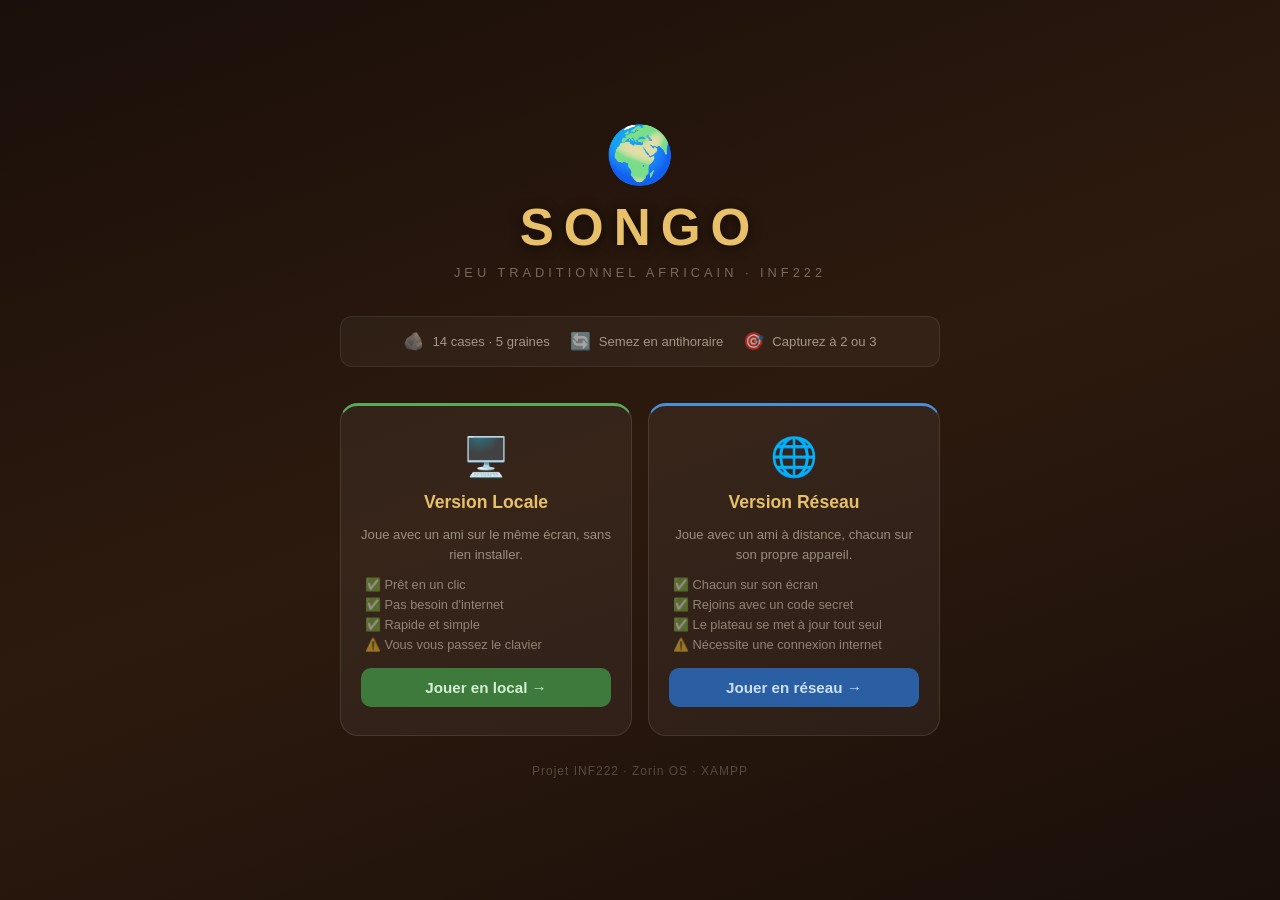
<file: index.html>
<!DOCTYPE html>
<html lang="fr">
<head>
  <meta charset="UTF-8">
  <meta name="viewport" content="width=device-width, initial-scale=1.0">
  <title>SONGO — Choisir un mode</title>
  <style>
    *, *::before, *::after { margin: 0; padding: 0; box-sizing: border-box; }

    body {
      font-family: 'Segoe UI', Arial, sans-serif;
      background: linear-gradient(160deg, #1a0f0a 0%, #2d1a0e 50%, #1a0f0a 100%);
      min-height: 100vh;
      display: flex;
      align-items: center;
      justify-content: center;
      color: #f0e6d3;
    }

    .page {
      width: 95%;
      max-width: 640px;
      padding: 40px 20px;
    }

    /* === HERO === */
    .hero {
      text-align: center;
      margin-bottom: 36px;
    }
    .hero-icon { font-size: 3.5em; margin-bottom: 10px; }
    .hero h1 {
      font-size: 3.2em;
      letter-spacing: 10px;
      color: #E8C06A;
      text-shadow: 0 2px 12px rgba(0,0,0,0.6);
    }
    .hero .tagline {
      font-size: 0.8em;
      letter-spacing: 4px;
      text-transform: uppercase;
      color: rgba(240,230,211,0.4);
      margin-top: 8px;
    }

    /* === RÈGLES RAPIDES === */
    .rules {
      display: flex;
      justify-content: center;
      gap: 20px;
      flex-wrap: wrap;
      margin-bottom: 36px;
      padding: 14px 20px;
      background: rgba(255,255,255,0.04);
      border: 1px solid rgba(255,255,255,0.08);
      border-radius: 12px;
    }
    .rule {
      display: flex;
      align-items: center;
      gap: 8px;
      font-size: 0.82em;
      color: rgba(240,230,211,0.6);
    }
    .rule-icon { font-size: 1.3em; }

    /* === CARTES DE MODE === */
    .cards {
      display: grid;
      grid-template-columns: 1fr 1fr;
      gap: 16px;
      margin-bottom: 28px;
    }
    @media (max-width: 480px) { .cards { grid-template-columns: 1fr; } }

    .card {
      background: rgba(255,255,255,0.05);
      border: 1px solid rgba(255,255,255,0.1);
      border-radius: 18px;
      padding: 28px 20px;
      display: flex;
      flex-direction: column;
      align-items: center;
      gap: 12px;
      text-align: center;
      text-decoration: none;
      color: inherit;
      transition: transform 0.2s, background 0.2s, border-color 0.2s;
      cursor: pointer;
    }
    .card:hover {
      transform: translateY(-5px);
      background: rgba(255,255,255,0.09);
    }
    .card-local  { border-top: 3px solid #5BA85A; }
    .card-network{ border-top: 3px solid #4A90D9; }
    .card-local:hover  { border-color: #5BA85A; box-shadow: 0 8px 28px rgba(91,168,90,0.2); }
    .card-network:hover{ border-color: #4A90D9; box-shadow: 0 8px 28px rgba(74,144,217,0.2); }

    .card-icon { font-size: 2.4em; }
    .card h3 {
      font-size: 1.1em;
      font-weight: 700;
      color: #E8C06A;
    }
    .card p {
      font-size: 0.82em;
      color: rgba(240,230,211,0.55);
      line-height: 1.55;
    }

    .card-features {
      list-style: none;
      width: 100%;
      display: flex;
      flex-direction: column;
      gap: 5px;
      font-size: 0.8em;
      color: rgba(240,230,211,0.5);
      text-align: left;
    }
    .card-features li::before { content: ''; margin-right: 4px; }

    .btn-card {
      margin-top: 4px;
      width: 100%;
      padding: 11px;
      border: none;
      border-radius: 10px;
      font-size: 0.95em;
      font-weight: 700;
      cursor: pointer;
      font-family: inherit;
      transition: filter 0.2s, transform 0.2s;
      text-decoration: none;
      display: block;
      text-align: center;
    }
    .btn-card:hover { filter: brightness(1.15); transform: translateY(-1px); }
    .btn-local   { background: #3D7A3C; color: #d4f0d3; }
    .btn-network { background: #2B5FA3; color: #cce0f5; }

    /* === FOOTER === */
    footer {
      text-align: center;
      font-size: 0.75em;
      color: rgba(240,230,211,0.25);
      letter-spacing: 1px;
    }
  </style>
</head>
<body>

  <div class="page">

    <div class="hero">
      <div class="hero-icon">🌍</div>
      <h1>SONGO</h1>
      <p class="tagline">Jeu traditionnel africain · INF222</p>
    </div>

    <div class="rules">
      <div class="rule"><span class="rule-icon">🪨</span> 14 cases · 5 graines</div>
      <div class="rule"><span class="rule-icon">🔄</span> Semez en antihoraire</div>
      <div class="rule"><span class="rule-icon">🎯</span> Capturez à 2 ou 3</div>
    </div>

    <div class="cards">

      <!-- Version Locale -->
      <div class="card card-local">
        <div class="card-icon">🖥️</div>
        <h3>Version Locale</h3>
        <p>Joue avec un ami sur le même écran, sans rien installer.</p>
        <ul class="card-features">
          <li>✅ Prêt en un clic</li>
          <li>✅ Pas besoin d'internet</li>
          <li>✅ Rapide et simple</li>
          <li>⚠️ Vous vous passez le clavier</li>
        </ul>
        <a href="songo-local/index.html" class="btn-card btn-local">Jouer en local →</a>
      </div>

      <!-- Version Réseau -->
      <div class="card card-network">
        <div class="card-icon">🌐</div>
        <h3>Version Réseau</h3>
        <p>Joue avec un ami à distance, chacun sur son propre appareil.</p>
        <ul class="card-features">
          <li>✅ Chacun sur son écran</li>
          <li>✅ Rejoins avec un code secret</li>
          <li>✅ Le plateau se met à jour tout seul</li>
          <li>⚠️ Nécessite une connexion internet</li>
        </ul>
        <a href="songo-online/index.html" class="btn-card btn-network">Jouer en réseau →</a>
      </div>

    </div>

    <footer>Projet INF222 · Zorin OS · XAMPP</footer>

  </div>

</body>
</html>
</file>
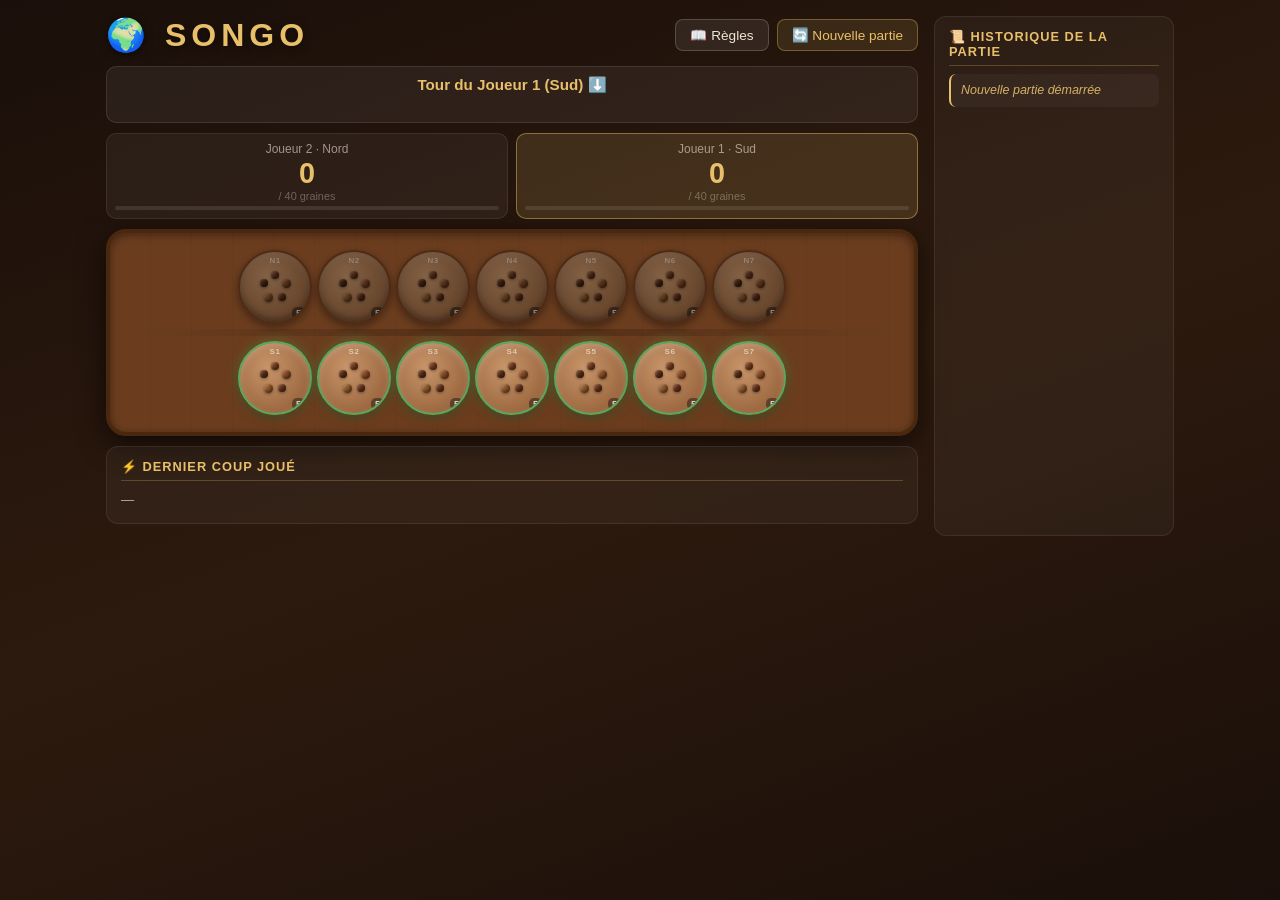
<file: songo-local/index.html>
<!DOCTYPE html>
<html lang="fr">
<head>
  <meta charset="UTF-8">
  <meta name="viewport" content="width=device-width, initial-scale=1.0">
  <title>Songo — Version Locale</title>
  <style>
/* ============================================
   SONGO — Version Locale — Style v2
   ============================================ */
*, *::before, *::after { margin:0; padding:0; box-sizing:border-box; }

body {
  font-family: 'Segoe UI', Arial, sans-serif;
  background: linear-gradient(160deg, #1a0f0a 0%, #2d1a0e 50%, #1a0f0a 100%);
  min-height: 100vh;
  color: #f0e6d3;
}

/* === LAYOUT DEUX COLONNES === */
.main-layout {
  display: flex;
  gap: 16px;
  padding: 16px;
  max-width: 1100px;
  margin: 0 auto;
  align-items: flex-start;
}
.left-col  { flex: 1; min-width: 0; }
.right-col { width: 240px; flex-shrink: 0; }

@media (max-width: 820px) {
  .main-layout { flex-direction: column; }
  .right-col { width: 100%; }
}

/* === HEADER === */
.game-header {
  display: flex;
  align-items: center;
  justify-content: space-between;
  margin-bottom: 12px;
  flex-wrap: wrap;
  gap: 8px;
}
.game-header h1 {
  font-size: 2em;
  letter-spacing: 5px;
  color: #E8C06A;
  text-shadow: 0 2px 8px rgba(0,0,0,0.5);
}
.header-actions { display: flex; gap: 8px; }

.btn-rules {
  padding: 7px 14px;
  background: rgba(255,255,255,0.08);
  color: #f0e6d3;
  border: 1px solid rgba(255,255,255,0.18);
  border-radius: 8px;
  font-size: 0.85em;
  cursor: pointer;
  font-family: inherit;
  transition: all 0.2s;
}
.btn-rules:hover { background: rgba(255,255,255,0.15); }

.btn-restart {
  padding: 7px 14px;
  background: rgba(232,192,106,0.12);
  color: #E8C06A;
  border: 1px solid rgba(232,192,106,0.35);
  border-radius: 8px;
  font-size: 0.85em;
  cursor: pointer;
  font-family: inherit;
  transition: all 0.2s;
}
.btn-restart:hover { background: rgba(232,192,106,0.25); }

/* === INFO BAR === */
.info-bar {
  background: rgba(255,255,255,0.06);
  border: 1px solid rgba(255,255,255,0.1);
  border-radius: 10px;
  padding: 9px 16px;
  margin-bottom: 10px;
  text-align: center;
}
#current-player { font-size: 0.95em; font-weight: 600; color: #E8C06A; }
.message { font-size: 0.82em; color: #E07B3A; min-height: 16px; margin-top: 3px; font-weight: 500; }

/* === SCORES === */
.scores { display: flex; gap: 8px; margin-bottom: 10px; }
.score-card {
  flex: 1;
  background: rgba(255,255,255,0.05);
  border: 1px solid rgba(255,255,255,0.08);
  border-radius: 10px;
  padding: 8px;
  text-align: center;
  transition: all 0.25s;
}
.score-card.active {
  background: rgba(232,192,106,0.15);
  border-color: rgba(232,192,106,0.45);
}
.player-name  { display:block; font-size:0.75em; color:rgba(240,230,211,0.6); margin-bottom:3px; }
.score-value  { display:block; font-size:1.8em; font-weight:700; color:#E8C06A; line-height:1; }
.score-label  { display:block; font-size:0.68em; color:rgba(240,230,211,0.35); margin-top:2px; }

/* Barre de progression vers 40 */
.score-bar-wrap { margin-top: 4px; background: rgba(255,255,255,0.1); border-radius: 4px; height: 4px; }
.score-bar { height: 4px; border-radius: 4px; background: #E8C06A; transition: width 0.4s; }

/* === PLATEAU EN BOIS === */
.board-wrap {
  background: #6B3D1E;
  border-radius: 20px;
  padding: 14px 8px;
  border: 4px solid #4A2810;
  box-shadow: inset 0 2px 8px rgba(0,0,0,0.4), 0 8px 28px rgba(0,0,0,0.6);
  margin-bottom: 10px;
  background-image: repeating-linear-gradient(
    90deg, transparent, transparent 40px,
    rgba(0,0,0,0.04) 40px, rgba(0,0,0,0.04) 41px
  );
}
.row { display:flex; justify-content:center; gap:5px; margin:3px 0; }
.board-separator {
  height: 7px;
  margin: 5px 14px;
  background: linear-gradient(to right, transparent, rgba(0,0,0,0.25), transparent);
  border-radius: 4px;
}

/* === CASES === */
.cell {
  width: 74px; height: 74px;
  background: radial-gradient(ellipse at 40% 35%, #C8956A, #8B5630);
  border-radius: 50%;
  display: flex; flex-direction: column;
  align-items: center; justify-content: center;
  cursor: pointer; position: relative;
  transition: transform 0.15s, filter 0.15s, border-color 0.15s, box-shadow 0.15s;
  border: 2px solid #7A4020;
  box-shadow:
    inset 0 3px 6px rgba(255,255,255,0.15),
    inset 0 -3px 6px rgba(0,0,0,0.35),
    0 3px 8px rgba(0,0,0,0.4);
  overflow: hidden;
}
/* Case jouable → bordure verte */
.cell.playable {
  border-color: #5BA85A;
  box-shadow:
    inset 0 3px 6px rgba(255,255,255,0.2),
    0 0 12px rgba(91,168,90,0.5),
    0 3px 8px rgba(0,0,0,0.4);
}
.cell.playable:hover {
  transform: scale(1.08) translateY(-2px);
  filter: brightness(1.15);
}
/* Case vide → grisée */
.cell.empty   { opacity:0.38; cursor:not-allowed; filter:saturate(0.4); }
/* Case adverse → grisée */
.cell.disabled{ cursor:not-allowed; filter:brightness(0.65); }
/* Flash rouge : coup interdit */
.cell.forbidden {
  border-color: #E24B4A !important;
  animation: forbidAnim 0.5s ease;
}
@keyframes forbidAnim {
  0%  { box-shadow: 0 0 0 rgba(226,75,74,0); }
  40% { box-shadow: 0 0 18px rgba(226,75,74,0.9); transform: scale(1.06); }
  100%{ box-shadow: 0 0 0 rgba(226,75,74,0); }
}
/* Flash vert distribution */
.cell.highlight {
  border-color: #7BC67E;
  box-shadow: inset 0 3px 6px rgba(255,255,255,0.2), 0 0 14px rgba(123,198,126,0.6);
}
/* Flash rouge capture */
.cell.capture-flash {
  border-color: #E24B4A;
  animation: captureAnim 0.5s ease;
}
@keyframes captureAnim {
  0%  { transform:scale(1);    box-shadow:0 0 0 rgba(226,75,74,0); }
  40% { transform:scale(1.18); box-shadow:0 0 20px rgba(226,75,74,0.8); }
  100%{ transform:scale(1);    box-shadow:0 0 0 rgba(226,75,74,0); }
}
/* Prévisualisation capture au survol */
.cell.preview-capture {
  border-color: #E8A030 !important;
  box-shadow: 0 0 14px rgba(232,160,48,0.7) !important;
}
.cell.preview-last {
  border-color: #4A90D9 !important;
  box-shadow: 0 0 14px rgba(74,144,217,0.7) !important;
}

/* Contenu de la case */
.seeds-container { width:60px; height:60px; position:relative; }
.seed {
  position:absolute; border-radius:50%;
  box-shadow:
    inset -2px -2px 3px rgba(0,0,0,0.45),
    inset 1px 1px 2px rgba(255,255,255,0.25),
    0 1px 3px rgba(0,0,0,0.4);
}
/* Identifiant de case (ex: S3, N5) */
.cell-id {
  position:absolute; top:4px; left:50%; transform:translateX(-50%);
  font-size:8px; font-weight:700; color:rgba(255,255,255,0.55);
  pointer-events:none; letter-spacing:0.5px;
}
/* Compteur de graines */
.cell-count-badge {
  position:absolute; bottom:3px; right:5px;
  font-size:9px; font-weight:700; color:rgba(255,255,255,0.8);
  background:rgba(0,0,0,0.4); padding:1px 4px; border-radius:5px;
  pointer-events:none;
}

/* === BOÎTES INFO (dernier coup + historique) === */
.box-title {
  font-size: 0.8em;
  font-weight: 700;
  color: #E8C06A;
  text-transform: uppercase;
  letter-spacing: 1px;
  margin-bottom: 8px;
  padding-bottom: 6px;
  border-bottom: 1px solid rgba(232,192,106,0.25);
}

.last-move-box {
  background: rgba(255,255,255,0.04);
  border: 1px solid rgba(255,255,255,0.08);
  border-radius: 12px;
  padding: 12px 14px;
  margin-bottom: 10px;
}
.last-move-content {
  font-size: 0.82em;
  color: rgba(240,230,211,0.75);
  line-height: 1.7;
}
.last-move-content .lm-player { color: #E8C06A; font-weight: 600; }
.last-move-content .lm-capture { color: #E07B3A; font-weight: 600; }
.last-move-content .lm-chain   { color: #D4607A; font-weight: 600; }
.last-move-content .lm-cancel  { color: #9B8EC4; font-style: italic; }

/* === HISTORIQUE === */
.history-box {
  background: rgba(255,255,255,0.04);
  border: 1px solid rgba(255,255,255,0.08);
  border-radius: 12px;
  padding: 12px 14px;
  height: 520px;
  display: flex;
  flex-direction: column;
}
.history-list {
  flex: 1;
  overflow-y: auto;
  display: flex;
  flex-direction: column;
  gap: 6px;
  scrollbar-width: thin;
  scrollbar-color: rgba(232,192,106,0.3) transparent;
}
.history-list::-webkit-scrollbar { width: 4px; }
.history-list::-webkit-scrollbar-thumb { background: rgba(232,192,106,0.3); border-radius: 4px; }

.history-item {
  background: rgba(255,255,255,0.04);
  border-radius: 7px;
  padding: 7px 10px;
  font-size: 0.78em;
  line-height: 1.5;
  color: rgba(240,230,211,0.7);
  border-left: 2px solid transparent;
}
.history-item.h-sud  { border-left-color: #5BA85A; }
.history-item.h-nord { border-left-color: #4A90D9; }
.history-item.h-event{ border-left-color: #E8C06A; color: rgba(232,192,106,0.9); font-style:italic; }
.history-item .h-turn { font-weight:700; color:#E8C06A; font-size:0.9em; }
.history-item .h-cap  { color:#E07B3A; font-weight:600; }

/* === BANNIÈRE VICTOIRE === */
.winner-banner {
  display:none;
  text-align:center;
  background:rgba(232,192,106,0.08);
  border:1px solid rgba(232,192,106,0.3);
  border-radius:14px;
  padding:20px;
  margin-bottom:10px;
  animation: fadeIn 0.4s ease;
}
@keyframes fadeIn { from{opacity:0;transform:translateY(8px)} to{opacity:1;transform:translateY(0)} }
.trophy { font-size:2.2em; margin-bottom:6px; }
.winner-banner h2 { font-size:1.2em; color:#E8C06A; margin-bottom:6px; }
.winner-banner p  { font-size:0.82em; color:rgba(240,230,211,0.6); margin-bottom:12px; }
.btn-restart-big {
  padding:9px 24px;
  background:rgba(232,192,106,0.2);
  color:#E8C06A;
  border:1px solid rgba(232,192,106,0.4);
  border-radius:9px;
  font-size:0.9em;
  cursor:pointer;
  font-family:inherit;
  transition:all 0.2s;
}
.btn-restart-big:hover { background:rgba(232,192,106,0.35); }

/* === MODAL RÈGLES === */
.modal-overlay {
  display:none;
  position:fixed; inset:0;
  background:rgba(0,0,0,0.75);
  z-index:1000;
  align-items:center;
  justify-content:center;
  padding:20px;
}
.modal-overlay.open { display:flex; }
.modal-box {
  background:#2d1a0e;
  border:1px solid rgba(232,192,106,0.3);
  border-radius:18px;
  padding:28px 24px;
  max-width:540px;
  width:100%;
  max-height:80vh;
  overflow-y:auto;
  position:relative;
  scrollbar-width:thin;
  scrollbar-color:rgba(232,192,106,0.3) transparent;
}
.modal-close {
  position:absolute; top:14px; right:16px;
  background:none; border:none; color:rgba(240,230,211,0.5);
  font-size:1.1em; cursor:pointer; transition:color 0.2s;
}
.modal-close:hover { color:#f0e6d3; }
.modal-box h2 { font-size:1.2em; color:#E8C06A; margin-bottom:16px; }
.rules-section { margin-bottom:14px; }
.rules-section h3 { font-size:0.9em; color:#E8C06A; margin-bottom:5px; }
.rules-section p  { font-size:0.82em; color:rgba(240,230,211,0.7); line-height:1.65; }
.circuit {
  font-family:'Courier New', monospace;
  font-size:0.78em;
  background:rgba(0,0,0,0.3);
  padding:7px 10px;
  border-radius:8px;
  margin:5px 0;
  color:#E8C06A;
}

</style>
</head>
<body>

  <!-- ===== MODAL RÈGLES ===== -->
  <div id="modal-rules" class="modal-overlay" onclick="closeRules(event)">
    <div class="modal-box">
      <button class="modal-close" onclick="closeRulesBtn()">✕</button>
      <h2>📖 Règles du Songo</h2>

      <div class="rules-section">
        <h3>🎯 Objectif</h3>
        <p>Capturer plus de 40 graines avant l'adversaire, ou avoir le plus de graines quand la partie s'arrête.</p>
      </div>

      <div class="rules-section">
        <h3>🔄 Distribution</h3>
        <p>Tu récupères toutes les graines d'une case et tu les déposes une à une dans le sens circulaire :</p>
        <p class="circuit">S1 → S2 → S3 → S4 → S5 → S6 → S7 → N7 → N6 → N5 → N4 → N3 → N2 → N1 → S1…</p>
        <p>⚠️ La case de départ est ignorée si on repasse dessus.</p>
      </div>

      <div class="rules-section">
        <h3>🎯 Capture</h3>
        <p>La dernière graine tombe dans une case <strong>adverse</strong> contenant après dépôt <strong>2, 3 ou 4 graines</strong> → capture !</p>
      </div>

      <div class="rules-section">
        <h3>⛓️ Capture en chaîne</h3>
        <p>Après une capture, on examine les cases <strong>précédentes</strong> dans le camp adverse. Si elles contiennent 2, 3 ou 4 graines → capturées aussi. On s'arrête dès qu'une case ne remplit pas la condition.</p>
      </div>

      <div class="rules-section">
        <h3>🚫 Interdictions</h3>
        <p>❌ Jouer une case vide.<br>
           ❌ Capturer si cela vide <strong>tout</strong> le camp adverse (la capture est annulée).<br>
           ❌ Ne pas nourrir l'adversaire quand il n'a plus de graines.</p>
      </div>

      <div class="rules-section">
        <h3>🏁 Fin de partie</h3>
        <p>✅ Un joueur atteint <strong>40 graines</strong> capturées → victoire immédiate.<br>
           ✅ Moins de <strong>10 graines</strong> sur le plateau → fin.<br>
           ✅ Impossible de nourrir l'adversaire → fin.</p>
      </div>
    </div>
  </div>

  <!-- ===== JEU ===== -->
  <div class="main-layout">

    <!-- Colonne gauche : plateau + info -->
    <div class="left-col">

      <header class="game-header">
        <h1>🌍 SONGO</h1>
        <div class="header-actions">
          <button class="btn-rules" onclick="openRules()">📖 Règles</button>
          <button class="btn-restart" onclick="initGame()">🔄 Nouvelle partie</button>
        </div>
      </header>

      <!-- Joueur actif + message -->
      <div class="info-bar">
        <div id="current-player">Tour du Joueur 1 (Sud) ⬇️</div>
        <div id="message" class="message"></div>
      </div>

      <!-- Scores -->
      <div class="scores">
        <div class="score-card" id="score-nord">
          <span class="player-name">Joueur 2 · Nord</span>
          <span class="score-value" id="val-nord">0</span>
          <span class="score-label">/ 40 graines</span>
        </div>
        <div class="score-card" id="score-sud">
          <span class="player-name">Joueur 1 · Sud</span>
          <span class="score-value" id="val-sud">0</span>
          <span class="score-label">/ 40 graines</span>
        </div>
      </div>

      <!-- Plateau -->
      <div class="board-wrap">
        <div class="row" id="row-nord"></div>
        <div class="board-separator"></div>
        <div class="row" id="row-sud"></div>
      </div>

      <!-- Dernier coup joué -->
      <div class="last-move-box">
        <div class="box-title">⚡ Dernier coup joué</div>
        <div id="last-move-content" class="last-move-content">—</div>
      </div>

      <!-- Bannière victoire -->
      <div class="winner-banner" id="winner-banner">
        <div class="trophy">🏆</div>
        <h2 id="winner-text"></h2>
        <p id="winner-scores"></p>
        <button class="btn-restart-big" onclick="initGame()">🔄 Rejouer</button>
      </div>

    </div>

    <!-- Colonne droite : historique -->
    <div class="right-col">
      <div class="history-box">
        <div class="box-title">📜 Historique de la partie</div>
        <div id="history-list" class="history-list"></div>
      </div>
    </div>

  </div>

  <script>
// ============================================
// SONGO — Version Locale — script.js v2
// Règles officielles complètes
// ============================================

// === ÉTAT DU JEU ===
let board         = [];
let scoreSud      = 0;
let scoreNord     = 0;
let currentPlayer = 'sud';
let gameOver      = false;
let animating     = false;
let turnNumber    = 0;

// Sens de distribution officiel (circuit circulaire)
// S1=0, S2=1, S3=2, S4=3, S5=4, S6=5, S7=6
// N7=7, N6=8, N5=9, N4=10, N3=11, N2=12, N1=13
// Le circuit : 0→1→2→3→4→5→6→7→8→9→10→11→12→13→0
// Identifiants lisibles par les joueurs
const CELL_NAMES = ['S1','S2','S3','S4','S5','S6','S7','N7','N6','N5','N4','N3','N2','N1'];

// Graines : couleurs et tailles naturelles
const SEED_COLORS = ['#7B3F1E','#8B4A22','#6B3318','#955A2A','#5C2E14','#A06030','#704020','#603818','#8A5028','#4E2810'];
const SEED_SIZES  = [8,9,8,9,8,9,8,9,8,9];

// ============================================
// INITIALISATION
// ============================================
function initGame() {
  board         = new Array(14).fill(5);
  scoreSud      = 0;
  scoreNord     = 0;
  currentPlayer = 'sud';
  gameOver      = false;
  animating     = false;
  turnNumber    = 0;

  document.getElementById('winner-banner').style.display = 'none';
  document.getElementById('last-move-content').innerHTML = '—';
  document.getElementById('history-list').innerHTML = '';
  showMsg('');
  addHistory('event', 'Nouvelle partie démarrée');
  renderBoard();
  updateUI();
}

// ============================================
// RENDU DU PLATEAU
// ============================================
function renderBoard() {
  const rN = document.getElementById('row-nord');
  const rS = document.getElementById('row-sud');
  rN.innerHTML = '';
  rS.innerHTML = '';
  // Nord : index 13(N1) → 7(N7) affiché de gauche à droite visuellement
  for (let i = 13; i >= 7; i--) rN.appendChild(makeCell(i, 'nord'));
  // Sud : index 0(S1) → 6(S7)
  for (let i = 0; i <= 6; i++) rS.appendChild(makeCell(i, 'sud'));
}

function makeCell(idx, owner) {
  const cell = document.createElement('div');
  cell.className = 'cell';
  cell.id = 'cell-' + idx;

  // Identifiant lisible (S1-S7, N1-N7)
  const idLabel = document.createElement('div');
  idLabel.className = 'cell-id';
  idLabel.textContent = CELL_NAMES[idx];
  cell.appendChild(idLabel);

  // Graines visuelles
  const sc = document.createElement('div');
  sc.className = 'seeds-container';
  sc.id = 'seeds-' + idx;
  placeSeedsInContainer(sc, board[idx]);
  cell.appendChild(sc);

  // Compteur numérique
  const badge = document.createElement('div');
  badge.className = 'cell-count-badge';
  badge.id = 'badge-' + idx;
  badge.textContent = board[idx];
  cell.appendChild(badge);

  const count    = board[idx];
  const isMyCell = (owner === currentPlayer);

  if (count === 0) {
    cell.classList.add('empty');
    // Clic sur case vide : message d'erreur
    if (isMyCell) {
      cell.addEventListener('click', () => showForbidden(idx, 'Cette case est vide, choisis une autre.'));
    }
  } else if (!isMyCell) {
    cell.classList.add('disabled');
  } else {
    // Vérifier si ce coup est jouable (obligation de nourrir)
    if (isForcedFeed() && !doesFeed(idx)) {
      cell.classList.add('disabled');
      cell.addEventListener('click', () => showForbidden(idx, 'Tu dois nourrir l\'adversaire ! Choisis un coup qui lui envoie des graines.'));
    } else {
      cell.classList.add('playable');
      cell.addEventListener('mouseenter', () => showPreview(idx));
      cell.addEventListener('mouseleave', () => clearPreview());
      cell.addEventListener('click', () => handleClick(idx));
    }
  }
  return cell;
}

// ============================================
// RÈGLE : OBLIGATION DE NOURRIR
// Si l'adversaire n'a plus de graines, on doit
// jouer un coup qui lui en envoie au moins une
// ============================================
function isForcedFeed() {
  if (currentPlayer === 'sud') {
    const nordSeeds = board.slice(7, 14).reduce((a, b) => a + b, 0);
    return nordSeeds === 0;
  } else {
    const sudSeeds = board.slice(0, 7).reduce((a, b) => a + b, 0);
    return sudSeeds === 0;
  }
}

// Est-ce que jouer cette case envoie des graines dans le camp adverse ?
function doesFeed(idx) {
  const seeds = board[idx];
  let pos = idx;
  for (let i = 0; i < seeds; i++) {
    pos = nextCell(pos, idx);
    if (currentPlayer === 'sud' && pos >= 7) return true;
    if (currentPlayer === 'nord' && pos <= 6) return true;
  }
  return false;
}

// ============================================
// SENS DE DISTRIBUTION OFFICIEL
// Circuit : 0→1→2→3→4→5→6→7→8→9→10→11→12→13→0
// La case de départ (startIdx) est ignorée
// si on repasse dessus
// ============================================
function nextCell(current, startIdx) {
  let next = (current + 1) % 14;
  // Ignorer la case de départ si on repasse dessus
  if (next === startIdx) next = (next + 1) % 14;
  return next;
}

// ============================================
// PRÉVISUALISATION AU SURVOL
// Bleu = dernière case, Orange = captures potentielles
// ============================================
function showPreview(idx) {
  clearPreview();
  const seeds = board[idx];
  let pos = idx;
  for (let i = 0; i < seeds; i++) pos = nextCell(pos, idx);

  // Dernière case en bleu
  const lastCell = document.getElementById('cell-' + pos);
  if (lastCell) lastCell.classList.add('preview-last');

  // Vérifier captures potentielles (sans vider le camp)
  const simBoard = [...board];
  simBoard[idx] = 0;
  let p = idx;
  for (let i = 0; i < seeds; i++) {
    p = nextCell(p, idx);
    simBoard[p]++;
  }
  // Capture principale
  const isAdverse = (currentPlayer === 'sud') ? (p >= 7) : (p <= 6);
  if (isAdverse && (simBoard[p] === 2 || simBoard[p] === 3 || simBoard[p] === 4)) {
    if (!wouldStarve(simBoard, p)) {
      const c = document.getElementById('cell-' + p);
      if (c) { c.classList.remove('preview-last'); c.classList.add('preview-capture'); }
      // Captures en chaîne potentielles
      let prev = (p - 1 + 14) % 14;
      while (true) {
        const isPrevAdverse = (currentPlayer === 'sud') ? (prev >= 7) : (prev <= 6);
        if (isPrevAdverse && (simBoard[prev] === 2 || simBoard[prev] === 3 || simBoard[prev] === 4)) {
          const pc = document.getElementById('cell-' + prev);
          if (pc) pc.classList.add('preview-capture');
          prev = (prev - 1 + 14) % 14;
        } else break;
      }
    }
  }
}

function clearPreview() {
  document.querySelectorAll('.preview-last, .preview-capture').forEach(c => {
    c.classList.remove('preview-last', 'preview-capture');
  });
}

// ============================================
// COUP INTERDIT : flash rouge + message
// ============================================
function showForbidden(idx, msg) {
  if (animating) return;
  const c = document.getElementById('cell-' + idx);
  if (c) {
    c.classList.add('forbidden');
    setTimeout(() => c && c.classList.remove('forbidden'), 500);
  }
  showMsg('⛔ ' + msg);
  setTimeout(() => showMsg(''), 3000);
}

// ============================================
// GESTION D'UN COUP
// ============================================
function handleClick(idx) {
  if (gameOver || animating) return;
  clearPreview();
  animating = true;
  turnNumber++;
  animateMove(idx);
}

function delay(ms) { return new Promise(r => setTimeout(r, ms)); }

async function animateMove(idx) {
  const playerName  = currentPlayer === 'sud' ? 'Joueur 1 (Sud)' : 'Joueur 2 (Nord)';
  const cellName    = CELL_NAMES[idx];
  const seeds       = board[idx];

  showMsg(`Distribution de ${seeds} graine${seeds > 1 ? 's' : ''} depuis ${cellName}...`);

  // 1. Vider la case de départ
  board[idx] = 0;
  refreshCell(idx);

  // 2. Distribuer une à une
  let pos = idx;
  for (let i = 0; i < seeds; i++) {
    pos = nextCell(pos, idx);
    await delay(190);
    board[pos]++;
    refreshCell(pos);
    highlightCell(pos);
  }

  const lastCellName = CELL_NAMES[pos];
  await delay(250);

  // 3. Captures
  const captureResult = await doCaptures(pos);

  // 4. Construire le résumé du dernier coup
  buildLastMove(playerName, cellName, seeds, lastCellName, captureResult);

  // 5. Ajouter à l'historique
  addHistory(currentPlayer, `Tour ${turnNumber} · ${playerName} joue ${cellName} (${seeds} graines)${captureResult.total > 0 ? ` · Capture : +${captureResult.total}` : ''}`);

  // 6. Changer de joueur
  currentPlayer = (currentPlayer === 'sud') ? 'nord' : 'sud';

  // 7. Vérifier fin de partie
  checkGameOver();

  // 8. Mettre à jour l'affichage
  showMsg('');
  renderBoard();
  updateUI();
  animating = false;
}

// ============================================
// CAPTURES OFFICIELLES
// Valide si case adverse contient 2, 3 ou 4 après dépôt
// Interdite si elle vide tout le camp adverse
// ============================================
async function doCaptures(lastPos) {
  const result = { cells: [], chainCells: [], total: 0, cancelled: false };

  const isAdverse = (currentPlayer === 'sud') ? (lastPos >= 7) : (lastPos <= 6);
  const count     = board[lastPos];

  if (!isAdverse || count < 2 || count > 4) return result;

  // Vérifier interdiction d'affamer
  if (wouldStarve(board, lastPos)) {
    result.cancelled = true;
    showMsg('⚠️ Capture annulée — tu ne peux pas vider tout le camp adverse.');
    addHistory('event', `Tour ${turnNumber} · Capture annulée (interdiction d'affamer)`);
    await delay(1200);
    return result;
  }

  // Capturer
  result.cells.push({ name: CELL_NAMES[lastPos], count });
  if (currentPlayer === 'sud') scoreSud  += count;
  else                          scoreNord += count;
  board[lastPos] = 0;
  result.total += count;
  await flashCapture(lastPos);
  refreshCell(lastPos);

  // Captures en chaîne (cases précédentes dans le camp adverse)
  let prev = (lastPos - 1 + 14) % 14;
  while (true) {
    const isPrevAdverse = (currentPlayer === 'sud') ? (prev >= 7) : (prev <= 6);
    const pc = board[prev];
    if (!isPrevAdverse || pc < 2 || pc > 4) break;

    // Vérifier interdiction d'affamer pour la chaîne aussi
    if (wouldStarve(board, prev)) break;

    result.chainCells.push({ name: CELL_NAMES[prev], count: pc });
    if (currentPlayer === 'sud') scoreSud  += pc;
    else                          scoreNord += pc;
    board[prev] = 0;
    result.total += pc;
    await flashCapture(prev);
    refreshCell(prev);
    prev = (prev - 1 + 14) % 14;
  }

  if (result.total > 0) showMsg(`⚡ Capture ! +${result.total} graines`);
  return result;
}

// Simule si capturer cette case viderait tout le camp adverse
function wouldStarve(boardState, capturePos) {
  const simBoard = [...boardState];
  simBoard[capturePos] = 0;
  if (currentPlayer === 'sud') {
    return simBoard.slice(7, 14).reduce((a, b) => a + b, 0) === 0;
  } else {
    return simBoard.slice(0, 7).reduce((a, b) => a + b, 0) === 0;
  }
}

// ============================================
// FIN DE PARTIE (règles officielles)
// Cas 1 : un joueur atteint 40 graines
// Cas 2 : moins de 10 graines sur le plateau
// Cas 3 : impossible de nourrir l'adversaire
// ============================================
function checkGameOver() {
  // Cas 1 : victoire directe à 40
  if (scoreSud >= 40) { endGame('Joueur 1 (Sud) remporte la partie avec ' + scoreSud + ' graines !'); return; }
  if (scoreNord >= 40){ endGame('Joueur 2 (Nord) remporte la partie avec ' + scoreNord + ' graines !'); return; }

  // Cas 2 : moins de 10 graines sur le plateau
  const total = board.reduce((a, b) => a + b, 0);
  if (total < 10) { endGame(null); return; }

  // Cas 3 : adversaire sans graines et impossible de nourrir
  if (isForcedFeed()) {
    const myCells = (currentPlayer === 'sud') ? board.slice(0, 7) : board.slice(7, 14);
    const canFeed = myCells.some((_, i) => {
      const realIdx = currentPlayer === 'sud' ? i : i + 7;
      return board[realIdx] > 0 && doesFeedFrom(realIdx);
    });
    if (!canFeed) { endGame(null); return; }
  }
}

function doesFeedFrom(idx) {
  const seeds = board[idx];
  let pos = idx;
  for (let i = 0; i < seeds; i++) {
    pos = nextCell(pos, idx);
    if (currentPlayer === 'sud' && pos >= 7) return true;
    if (currentPlayer === 'nord' && pos <= 6) return true;
  }
  return false;
}

function endGame(directMsg) {
  gameOver = true;
  const banner = document.getElementById('winner-banner');
  banner.style.display = 'block';

  let msg;
  if (directMsg) {
    msg = directMsg;
  } else {
    if      (scoreSud  > scoreNord) msg = 'Joueur 1 (Sud) remporte la partie !';
    else if (scoreNord > scoreSud)  msg = 'Joueur 2 (Nord) remporte la partie !';
    else                             msg = 'Égalité parfaite !';
  }
  document.getElementById('winner-text').textContent   = msg;
  document.getElementById('winner-scores').textContent =
    `Sud : ${scoreSud} graines  —  Nord : ${scoreNord} graines`;
  addHistory('event', '🏁 Fin de partie · ' + msg);
}

// ============================================
// SECTION "DERNIER COUP JOUÉ"
// ============================================
function buildLastMove(player, cell, seeds, lastCell, capture) {
  let html = `<span class="lm-player">${player}</span> joue <strong>${cell}</strong><br>`;
  html += `${seeds} graine${seeds > 1 ? 's' : ''} distribuée${seeds > 1 ? 's' : ''}.<br>`;
  html += `Dernière graine déposée en <strong>${lastCell}</strong>.<br>`;

  if (capture.cancelled) {
    html += `<span class="lm-cancel">Capture annulée — interdiction d'affamer.</span>`;
  } else if (capture.total > 0) {
    html += `<span class="lm-capture">Capture : ${capture.cells.map(c => `${c.name} (${c.count})`).join(', ')}</span><br>`;
    if (capture.chainCells.length > 0) {
      html += `<span class="lm-chain">Chaîne : ${capture.chainCells.map(c => `${c.name} (${c.count})`).join(', ')}</span><br>`;
    }
    html += `<strong>Total capturé : +${capture.total} graines</strong>`;
  } else {
    html += `Aucune capture.`;
  }

  document.getElementById('last-move-content').innerHTML = html;
}

// ============================================
// HISTORIQUE
// ============================================
function addHistory(type, text) {
  const list = document.getElementById('history-list');
  const item = document.createElement('div');
  item.className = 'history-item h-' + type;

  const lines = text.split(' · ');
  if (lines.length > 1) {
    item.innerHTML = `<span class="h-turn">${lines[0]}</span><br>${lines.slice(1).join('<br>')}`;
  } else {
    item.textContent = text;
  }

  list.appendChild(item);
  // Auto-scroll vers le bas
  list.scrollTop = list.scrollHeight;
}

// ============================================
// AFFICHAGE DES GRAINES
// ============================================
function placeSeedsInContainer(container, count) {
  container.innerHTML = '';
  if (count === 0) return;
  const positions = getSeedPositions(count);
  const maxToShow = Math.min(count, positions.length);
  for (let i = 0; i < maxToShow; i++) {
    const s   = document.createElement('div');
    s.className = 'seed';
    const sz  = SEED_SIZES[i % SEED_SIZES.length];
    const pos = positions[i];
    s.style.cssText = `width:${sz}px;height:${sz}px;left:${pos.x}px;top:${pos.y}px;background:${SEED_COLORS[i % SEED_COLORS.length]};`;
    container.appendChild(s);
  }
}

function getSeedPositions(n) {
  const cx = 30, cy = 30;
  if (n === 1) return [{x:cx-4,y:cy-4}];
  if (n === 2) return [{x:cx-11,y:cy-4},{x:cx+3,y:cy-4}];
  if (n === 3) return [{x:cx-4,y:cy-11},{x:cx-11,y:cy+3},{x:cx+3,y:cy+3}];
  if (n <= 6) return Array.from({length:n},(_,i)=>{
    const a=(i/n)*Math.PI*2-Math.PI/2;
    return {x:cx+Math.cos(a)*12-4,y:cy+Math.sin(a)*12-4};
  });
  if (n <= 13) {
    const inner=Math.ceil(n/3),outer=n-inner,res=[];
    for(let i=0;i<inner;i++){const a=(i/inner)*Math.PI*2-Math.PI/2;res.push({x:cx+Math.cos(a)*8-4,y:cy+Math.sin(a)*8-4});}
    for(let i=0;i<outer;i++){const a=(i/outer)*Math.PI*2-Math.PI/2;res.push({x:cx+Math.cos(a)*19-4,y:cy+Math.sin(a)*19-4});}
    return res;
  }
  const r1=6,r2=15,r3=24,n1=3,n2=6,n3=Math.min(n-9,12),res=[];
  for(let i=0;i<n1;i++){const a=(i/n1)*Math.PI*2;res.push({x:cx+Math.cos(a)*r1-4,y:cy+Math.sin(a)*r1-4});}
  for(let i=0;i<n2;i++){const a=(i/n2)*Math.PI*2;res.push({x:cx+Math.cos(a)*r2-4,y:cy+Math.sin(a)*r2-4});}
  for(let i=0;i<n3;i++){const a=(i/n3)*Math.PI*2;res.push({x:cx+Math.cos(a)*r3-4,y:cy+Math.sin(a)*r3-4});}
  return res;
}

// ============================================
// HELPERS VISUELS
// ============================================
function refreshCell(idx) {
  const sc    = document.getElementById('seeds-' + idx);
  const badge = document.getElementById('badge-' + idx);
  if (sc)    placeSeedsInContainer(sc, board[idx]);
  if (badge) badge.textContent = board[idx];
}

function highlightCell(idx) {
  const c = document.getElementById('cell-' + idx);
  if (!c) return;
  c.classList.add('highlight');
  setTimeout(() => c && c.classList.remove('highlight'), 340);
}

function flashCapture(idx) {
  return new Promise(resolve => {
    const c = document.getElementById('cell-' + idx);
    if (c) {
      c.classList.add('capture-flash');
      setTimeout(() => { c && c.classList.remove('capture-flash'); resolve(); }, 500);
    } else resolve();
  });
}

// ============================================
// UI
// ============================================
function updateUI() {
  document.getElementById('val-sud').textContent  = scoreSud;
  document.getElementById('val-nord').textContent = scoreNord;

  // Barres de progression vers 40
  ['sud','nord'].forEach(p => {
    const score = p === 'sud' ? scoreSud : scoreNord;
    let bar = document.getElementById('bar-' + p);
    if (!bar) {
      const wrap = document.createElement('div');
      wrap.className = 'score-bar-wrap';
      bar = document.createElement('div');
      bar.className = 'score-bar';
      bar.id = 'bar-' + p;
      wrap.appendChild(bar);
      document.getElementById('score-' + p).appendChild(wrap);
    }
    bar.style.width = Math.min((score / 40) * 100, 100) + '%';
  });

  const txt = currentPlayer === 'sud'
    ? 'Tour du Joueur 1 (Sud) ⬇️'
    : 'Tour du Joueur 2 (Nord) ⬆️';
  if (!gameOver) document.getElementById('current-player').textContent = txt;

  document.getElementById('score-sud').classList.toggle('active', currentPlayer === 'sud');
  document.getElementById('score-nord').classList.toggle('active', currentPlayer === 'nord');
}

function showMsg(text) {
  const el = document.getElementById('message');
  if (el) el.textContent = text;
}

// ============================================
// MODAL RÈGLES
// ============================================
function openRules()  { document.getElementById('modal-rules').classList.add('open'); }
function closeRulesBtn() { document.getElementById('modal-rules').classList.remove('open'); }
function closeRules(e) { if (e.target === document.getElementById('modal-rules')) closeRulesBtn(); }

// Lancement
initGame();

</script>
</body>
</html>
</file>
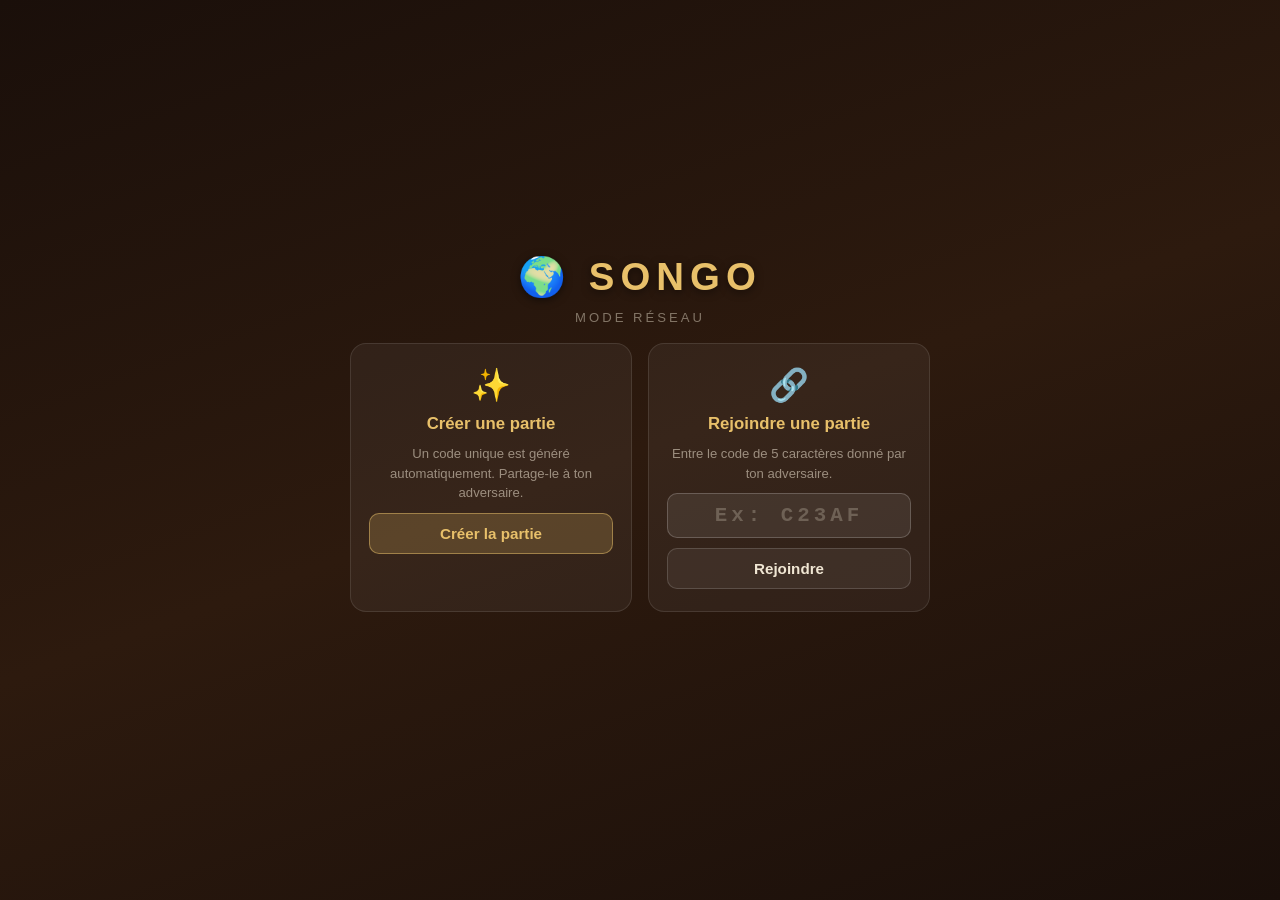
<file: songo-online/index.html>
<!DOCTYPE html>
<html lang="fr">
<head>
  <meta charset="UTF-8">
  <meta name="viewport" content="width=device-width, initial-scale=1.0">
  <title>Songo — Version Réseau</title>
  <link rel="stylesheet" href="style.css">
</head>
<body>

  <!-- =============================================
       ÉCRAN 1 : LOBBY (choix créer / rejoindre)
       ============================================= -->
  <div id="screen-lobby" class="screen active">
    <div class="container lobby-container">

      <header class="game-header">
        <h1>🌍 SONGO</h1>
        <p class="subtitle">Mode Réseau</p>
      </header>

      <div class="lobby-cards">

        <!-- Créer une partie -->
        <div class="lobby-card">
          <div class="lobby-card-icon">✨</div>
          <h3>Créer une partie</h3>
          <p>Un code unique est généré automatiquement. Partage-le à ton adversaire.</p>
          <button class="btn-primary" onclick="createGame()">Créer la partie</button>
        </div>

        <!-- Rejoindre une partie -->
        <div class="lobby-card">
          <div class="lobby-card-icon">🔗</div>
          <h3>Rejoindre une partie</h3>
          <p>Entre le code de 5 caractères donné par ton adversaire.</p>
          <div class="code-input-wrap">
            <input
              type="text"
              id="join-code"
              class="code-input"
              maxlength="5"
              placeholder="Ex: C23AF"
              oninput="this.value=this.value.toUpperCase()"
            >
          </div>
          <button class="btn-secondary" onclick="joinGame()">Rejoindre</button>
        </div>

      </div>

      <div id="lobby-error" class="error-msg"></div>

    </div>
  </div>

  <!-- =============================================
       ÉCRAN 2 : ATTENTE (après création, avant que le 2e rejoigne)
       ============================================= -->
  <div id="screen-waiting" class="screen">
    <div class="container waiting-container">

      <header class="game-header">
        <h1>🌍 SONGO</h1>
      </header>

      <div class="waiting-box">
        <div class="waiting-icon">⏳</div>
        <h2>Partie créée !</h2>
        <p>Donne ce code à ton adversaire :</p>

        <div class="game-code-display">
          <span id="display-code">-----</span>
          <button class="btn-copy" onclick="copyCode()" title="Copier le code">📋</button>
        </div>

        <p class="waiting-hint">En attente que l'adversaire rejoigne...</p>
        <div class="spinner"></div>
      </div>

    </div>
  </div>

  <!-- =============================================
       ÉCRAN 3 : JEU (plateau actif)
       ============================================= -->
  <div id="screen-game" class="screen">
    <div class="container">

      <header class="game-header">
        <div class="game-meta">
          <span class="game-meta-label">Partie</span>
          <span class="game-meta-code" id="game-code-display">-----</span>
        </div>
        <div class="game-meta">
          <span class="game-meta-label">Rôle</span>
          <span class="game-meta-role" id="my-role-display">---</span>
        </div>
      </header>

      <!-- Barre d'info -->
      <div class="info-bar">
        <div id="current-player">En attente...</div>
        <div id="message" class="message"></div>
      </div>

      <!-- Scores -->
      <div class="scores">
        <div class="score-card" id="score-nord">
          <span class="player-name">Joueur 2 · Nord</span>
          <span class="score-value" id="val-nord">0</span>
          <span class="score-label">graines</span>
        </div>
        <div class="score-card" id="score-sud">
          <span class="player-name">Joueur 1 · Sud</span>
          <span class="score-value" id="val-sud">0</span>
          <span class="score-label">graines</span>
        </div>
      </div>

      <!-- Plateau -->
      <div class="board-wrap">
        <div class="row" id="row-nord"></div>
        <div class="board-separator"></div>
        <div class="row" id="row-sud"></div>
      </div>

      <!-- Bannière fin de partie -->
      <div class="winner-banner" id="winner-banner">
        <div class="trophy">🏆</div>
        <h2 id="winner-text"></h2>
        <p id="winner-scores"></p>
      </div>

      <div class="btn-row">
        <button class="btn-restart" onclick="goToLobby()">↩ Retour au lobby</button>
      </div>

    </div>
  </div>

  <script src="script.js"></script>
</body>
</html>
</file>
<file: songo-online/style.css>
/* ============================================
   SONGO — Version Réseau — Style complet
   ============================================ */

*, *::before, *::after {
  margin: 0; padding: 0;
  box-sizing: border-box;
}

body {
  font-family: 'Segoe UI', Arial, sans-serif;
  background: linear-gradient(160deg, #1a0f0a 0%, #2d1a0e 50%, #1a0f0a 100%);
  min-height: 100vh;
  display: flex;
  align-items: center;
  justify-content: center;
  color: #f0e6d3;
}

/* === SYSTÈME D'ÉCRANS === */
.screen { display: none; width: 100%; justify-content: center; }
.screen.active { display: flex; }

.container {
  width: 95%;
  max-width: 680px;
  padding: 24px 20px;
}

/* === HEADER === */
.game-header {
  text-align: center;
  margin-bottom: 18px;
  display: flex;
  justify-content: center;
  align-items: center;
  gap: 20px;
  flex-wrap: wrap;
}
.game-header h1 {
  font-size: 2.4em;
  letter-spacing: 6px;
  color: #E8C06A;
  text-shadow: 0 2px 8px rgba(0,0,0,0.5);
  width: 100%;
}
.subtitle {
  font-size: 0.82em;
  color: rgba(240,230,211,0.45);
  letter-spacing: 3px;
  text-transform: uppercase;
  width: 100%;
  margin-top: -10px;
}

/* Meta (code + rôle affichés dans l'écran de jeu) */
.game-meta {
  display: flex;
  flex-direction: column;
  align-items: center;
  background: rgba(255,255,255,0.05);
  border: 1px solid rgba(255,255,255,0.1);
  border-radius: 10px;
  padding: 6px 14px;
}
.game-meta-label {
  font-size: 0.7em;
  color: rgba(240,230,211,0.45);
  text-transform: uppercase;
  letter-spacing: 1px;
}
.game-meta-code {
  font-size: 1.1em;
  font-weight: 700;
  color: #E8C06A;
  letter-spacing: 3px;
  font-family: 'Courier New', monospace;
}
.game-meta-role {
  font-size: 0.95em;
  font-weight: 600;
  color: #f0e6d3;
}

/* === LOBBY === */
.lobby-container { max-width: 620px; }

.lobby-cards {
  display: grid;
  grid-template-columns: 1fr 1fr;
  gap: 16px;
  margin-bottom: 14px;
}
@media(max-width: 500px) {
  .lobby-cards { grid-template-columns: 1fr; }
}

.lobby-card {
  background: rgba(255,255,255,0.05);
  border: 1px solid rgba(255,255,255,0.1);
  border-radius: 16px;
  padding: 22px 18px;
  display: flex;
  flex-direction: column;
  gap: 10px;
  align-items: center;
  text-align: center;
}
.lobby-card-icon {
  font-size: 2em;
}
.lobby-card h3 {
  font-size: 1.05em;
  color: #E8C06A;
}
.lobby-card p {
  font-size: 0.82em;
  color: rgba(240,230,211,0.55);
  line-height: 1.5;
}

.code-input-wrap {
  width: 100%;
}
.code-input {
  width: 100%;
  padding: 10px;
  text-align: center;
  font-size: 1.3em;
  font-weight: 700;
  letter-spacing: 6px;
  font-family: 'Courier New', monospace;
  background: rgba(255,255,255,0.08);
  border: 1px solid rgba(255,255,255,0.2);
  border-radius: 10px;
  color: #E8C06A;
  outline: none;
  transition: border-color 0.2s;
}
.code-input:focus {
  border-color: rgba(232,192,106,0.6);
}
.code-input::placeholder {
  color: rgba(240,230,211,0.25);
  letter-spacing: 4px;
}

.btn-primary {
  width: 100%;
  padding: 11px;
  background: rgba(232,192,106,0.2);
  color: #E8C06A;
  border: 1px solid rgba(232,192,106,0.5);
  border-radius: 10px;
  font-size: 0.95em;
  font-weight: 600;
  cursor: pointer;
  font-family: inherit;
  transition: all 0.2s;
}
.btn-primary:hover {
  background: rgba(232,192,106,0.35);
  transform: translateY(-1px);
}

.btn-secondary {
  width: 100%;
  padding: 11px;
  background: rgba(255,255,255,0.06);
  color: #f0e6d3;
  border: 1px solid rgba(255,255,255,0.15);
  border-radius: 10px;
  font-size: 0.95em;
  font-weight: 600;
  cursor: pointer;
  font-family: inherit;
  transition: all 0.2s;
}
.btn-secondary:hover {
  background: rgba(255,255,255,0.12);
  transform: translateY(-1px);
}

.error-msg {
  min-height: 20px;
  text-align: center;
  font-size: 0.85em;
  color: #E07B3A;
  font-weight: 500;
  margin-top: 4px;
}

/* === ÉCRAN D'ATTENTE === */
.waiting-container { max-width: 440px; }

.waiting-box {
  background: rgba(255,255,255,0.05);
  border: 1px solid rgba(255,255,255,0.1);
  border-radius: 18px;
  padding: 36px 28px;
  text-align: center;
  display: flex;
  flex-direction: column;
  align-items: center;
  gap: 14px;
}
.waiting-icon { font-size: 2.5em; }
.waiting-box h2 { font-size: 1.4em; color: #E8C06A; }
.waiting-box p  { font-size: 0.88em; color: rgba(240,230,211,0.6); }

.game-code-display {
  display: flex;
  align-items: center;
  gap: 12px;
  background: rgba(0,0,0,0.3);
  border: 2px solid rgba(232,192,106,0.5);
  border-radius: 12px;
  padding: 14px 20px;
}
#display-code {
  font-family: 'Courier New', monospace;
  font-size: 2.2em;
  font-weight: 900;
  letter-spacing: 8px;
  color: #E8C06A;
}
.btn-copy {
  background: none;
  border: 1px solid rgba(255,255,255,0.2);
  border-radius: 8px;
  padding: 6px 10px;
  cursor: pointer;
  font-size: 1.1em;
  transition: all 0.2s;
}
.btn-copy:hover { background: rgba(255,255,255,0.1); }

.waiting-hint {
  font-size: 0.82em;
  color: rgba(240,230,211,0.4);
  font-style: italic;
}

/* Spinner d'attente */
.spinner {
  width: 32px;
  height: 32px;
  border: 3px solid rgba(232,192,106,0.2);
  border-top-color: #E8C06A;
  border-radius: 50%;
  animation: spin 0.9s linear infinite;
}
@keyframes spin { to { transform: rotate(360deg); } }

/* === BARRE INFO === */
.info-bar {
  background: rgba(255,255,255,0.06);
  border: 1px solid rgba(255,255,255,0.1);
  border-radius: 10px;
  padding: 10px 18px;
  margin-bottom: 14px;
  text-align: center;
}
#current-player {
  font-size: 1em;
  font-weight: 600;
  color: #E8C06A;
}
.message {
  font-size: 0.85em;
  color: #E07B3A;
  min-height: 18px;
  margin-top: 4px;
  font-weight: 500;
}

/* === SCORES === */
.scores { display: flex; gap: 10px; margin-bottom: 14px; }
.score-card {
  flex: 1;
  background: rgba(255,255,255,0.05);
  border: 1px solid rgba(255,255,255,0.08);
  border-radius: 10px;
  padding: 10px;
  text-align: center;
  transition: all 0.25s;
}
.score-card.active {
  background: rgba(232,192,106,0.18);
  border-color: rgba(232,192,106,0.5);
}
.player-name  { display: block; font-size: 0.78em; color: rgba(240,230,211,0.6); margin-bottom: 4px; }
.score-value  { display: block; font-size: 2em; font-weight: 700; color: #E8C06A; line-height: 1; }
.score-label  { display: block; font-size: 0.7em; color: rgba(240,230,211,0.4); margin-top: 2px; }

/* === PLATEAU === */
.board-wrap {
  background: #6B3D1E;
  border-radius: 22px;
  padding: 16px 10px;
  border: 4px solid #4A2810;
  box-shadow: inset 0 2px 8px rgba(0,0,0,0.4), 0 8px 32px rgba(0,0,0,0.6);
  margin-bottom: 14px;
  background-image:
    repeating-linear-gradient(
      90deg, transparent, transparent 40px,
      rgba(0,0,0,0.04) 40px, rgba(0,0,0,0.04) 41px
    );
}
.row { display: flex; justify-content: center; gap: 6px; margin: 3px 0; }
.board-separator {
  height: 8px;
  margin: 6px 16px;
  background: linear-gradient(to right, transparent, rgba(0,0,0,0.25), transparent);
  border-radius: 4px;
}

/* === CASES === */
.cell {
  width: 74px; height: 74px;
  background: radial-gradient(ellipse at 40% 35%, #C8956A, #8B5630);
  border-radius: 50%;
  display: flex; align-items: center; justify-content: center;
  cursor: pointer; position: relative;
  transition: transform 0.15s, filter 0.15s;
  border: 2px solid #7A4020;
  box-shadow:
    inset 0 3px 6px rgba(255,255,255,0.15),
    inset 0 -3px 6px rgba(0,0,0,0.35),
    0 3px 8px rgba(0,0,0,0.4);
  overflow: hidden;
}
.cell.playable {
  border-color: #E8C06A;
  box-shadow:
    inset 0 3px 6px rgba(255,255,255,0.2),
    inset 0 -3px 6px rgba(0,0,0,0.25),
    0 0 12px rgba(232,192,106,0.4),
    0 3px 8px rgba(0,0,0,0.4);
}
.cell.playable:hover { transform: scale(1.08) translateY(-2px); filter: brightness(1.15); }
.cell.empty          { opacity: 0.4; cursor: not-allowed; filter: saturate(0.5); }
.cell.disabled       { cursor: not-allowed; filter: brightness(0.7); }
.cell.not-my-turn    { cursor: not-allowed; }
.cell.highlight {
  border-color: #7BC67E;
  box-shadow: inset 0 3px 6px rgba(255,255,255,0.2), 0 0 14px rgba(123,198,126,0.6);
}
.cell.capture-flash {
  border-color: #E24B4A;
  animation: captureAnim 0.5s ease;
}
@keyframes captureAnim {
  0%   { transform: scale(1);    box-shadow: 0 0 0 rgba(226,75,74,0); }
  40%  { transform: scale(1.18); box-shadow: 0 0 20px rgba(226,75,74,0.8); }
  100% { transform: scale(1);    box-shadow: 0 0 0 rgba(226,75,74,0); }
}
.seeds-container { width: 64px; height: 64px; position: relative; }
.cell-label {
  position: absolute; bottom: 5px; right: 7px;
  font-size: 8px; color: rgba(255,255,255,0.35); font-weight: 600;
  pointer-events: none;
}
.seed {
  position: absolute; border-radius: 50%;
  transition: all 0.2s ease;
  box-shadow:
    inset -2px -2px 3px rgba(0,0,0,0.45),
    inset 1px 1px 2px rgba(255,255,255,0.25),
    0 1px 3px rgba(0,0,0,0.4);
}

/* Indicateur "pas mon tour" */
.my-turn-indicator {
  text-align: center;
  font-size: 0.8em;
  color: rgba(240,230,211,0.4);
  font-style: italic;
  margin-bottom: 8px;
  min-height: 18px;
}

/* === BANNIÈRE VICTOIRE === */
.winner-banner {
  display: none;
  text-align: center;
  background: rgba(232,192,106,0.1);
  border: 1px solid rgba(232,192,106,0.35);
  border-radius: 14px;
  padding: 20px;
  margin-bottom: 14px;
  animation: fadeIn 0.4s ease;
}
@keyframes fadeIn {
  from { opacity: 0; transform: translateY(8px); }
  to   { opacity: 1; transform: translateY(0); }
}
.trophy { font-size: 2.5em; margin-bottom: 8px; }
.winner-banner h2 { font-size: 1.3em; color: #E8C06A; margin-bottom: 6px; }
.winner-banner p  { font-size: 0.85em; color: rgba(240,230,211,0.6); }

/* === BOUTON RETOUR === */
.btn-row { text-align: center; }
.btn-restart {
  padding: 10px 28px;
  background: rgba(232,192,106,0.15);
  color: #E8C06A;
  border: 1px solid rgba(232,192,106,0.4);
  border-radius: 10px;
  font-size: 0.95em;
  cursor: pointer;
  transition: all 0.2s;
  font-family: inherit;
}
.btn-restart:hover { background: rgba(232,192,106,0.28); transform: translateY(-1px); }
</file>
